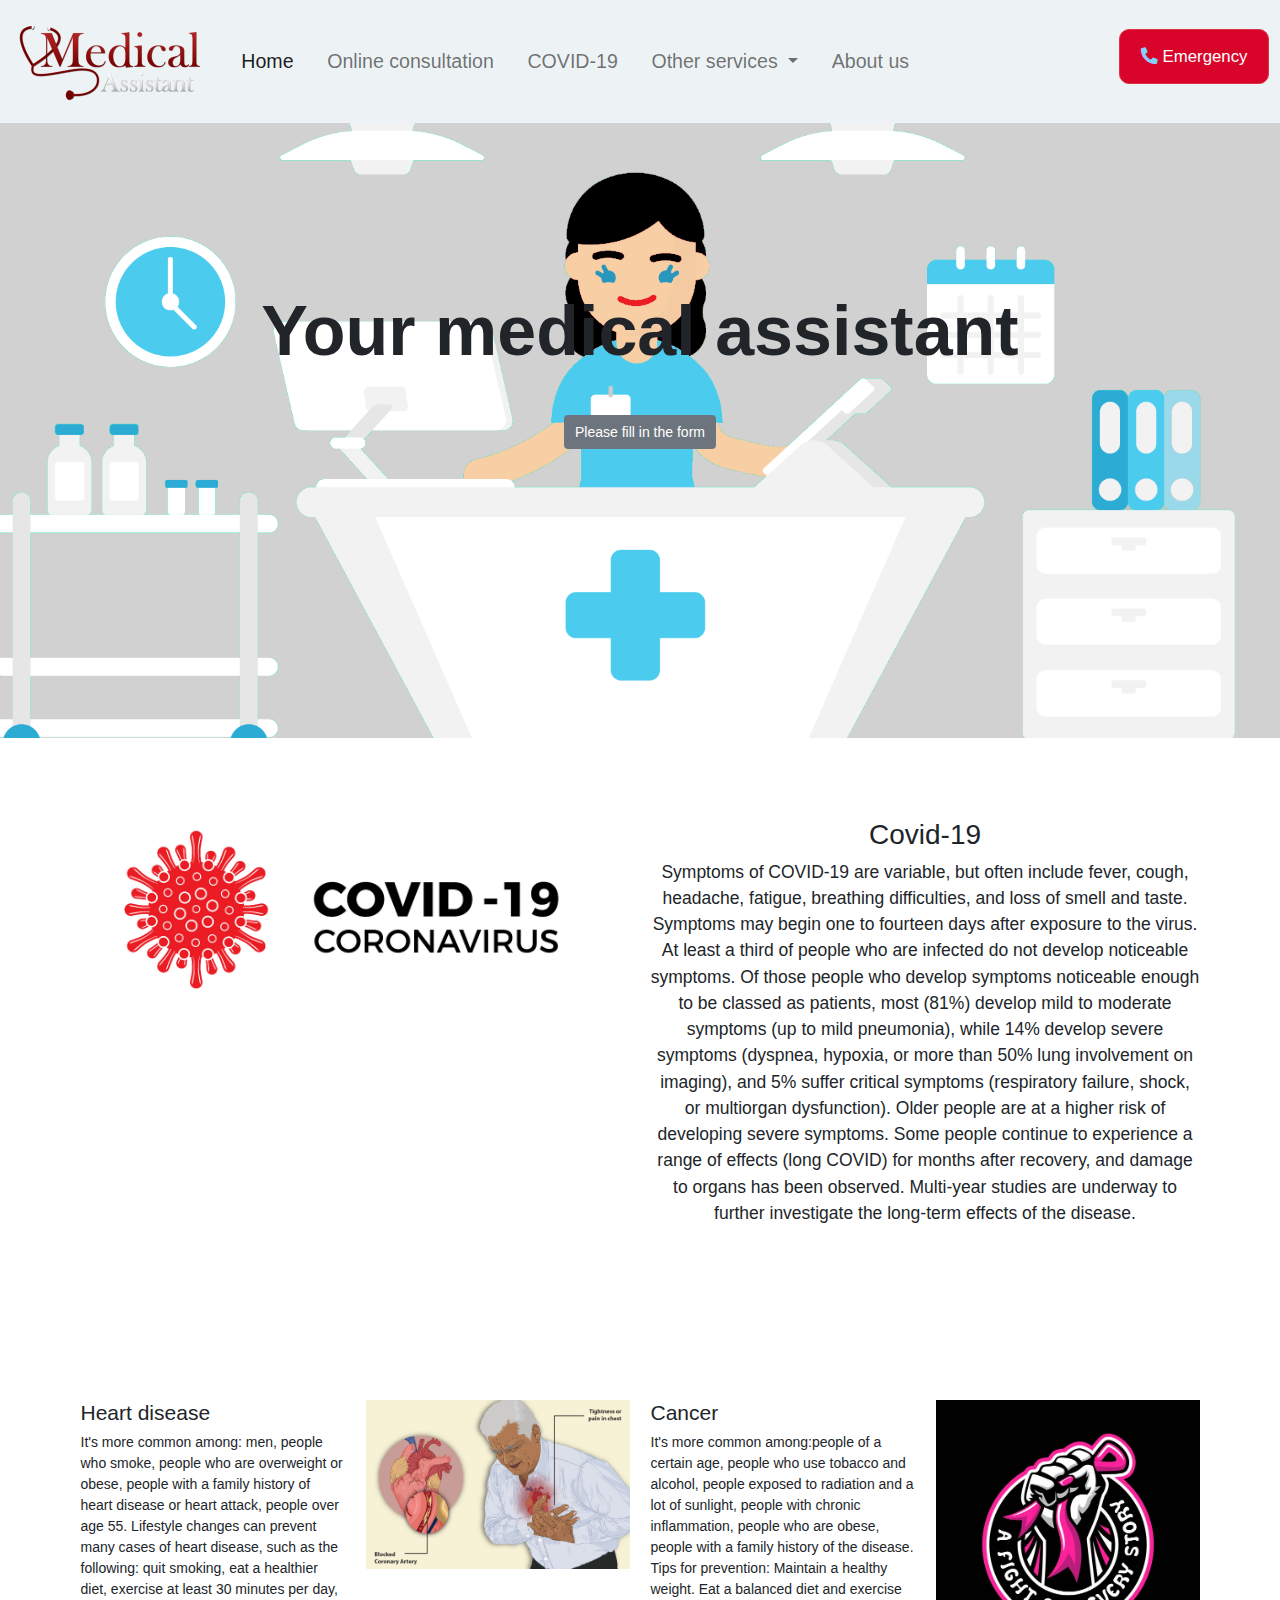
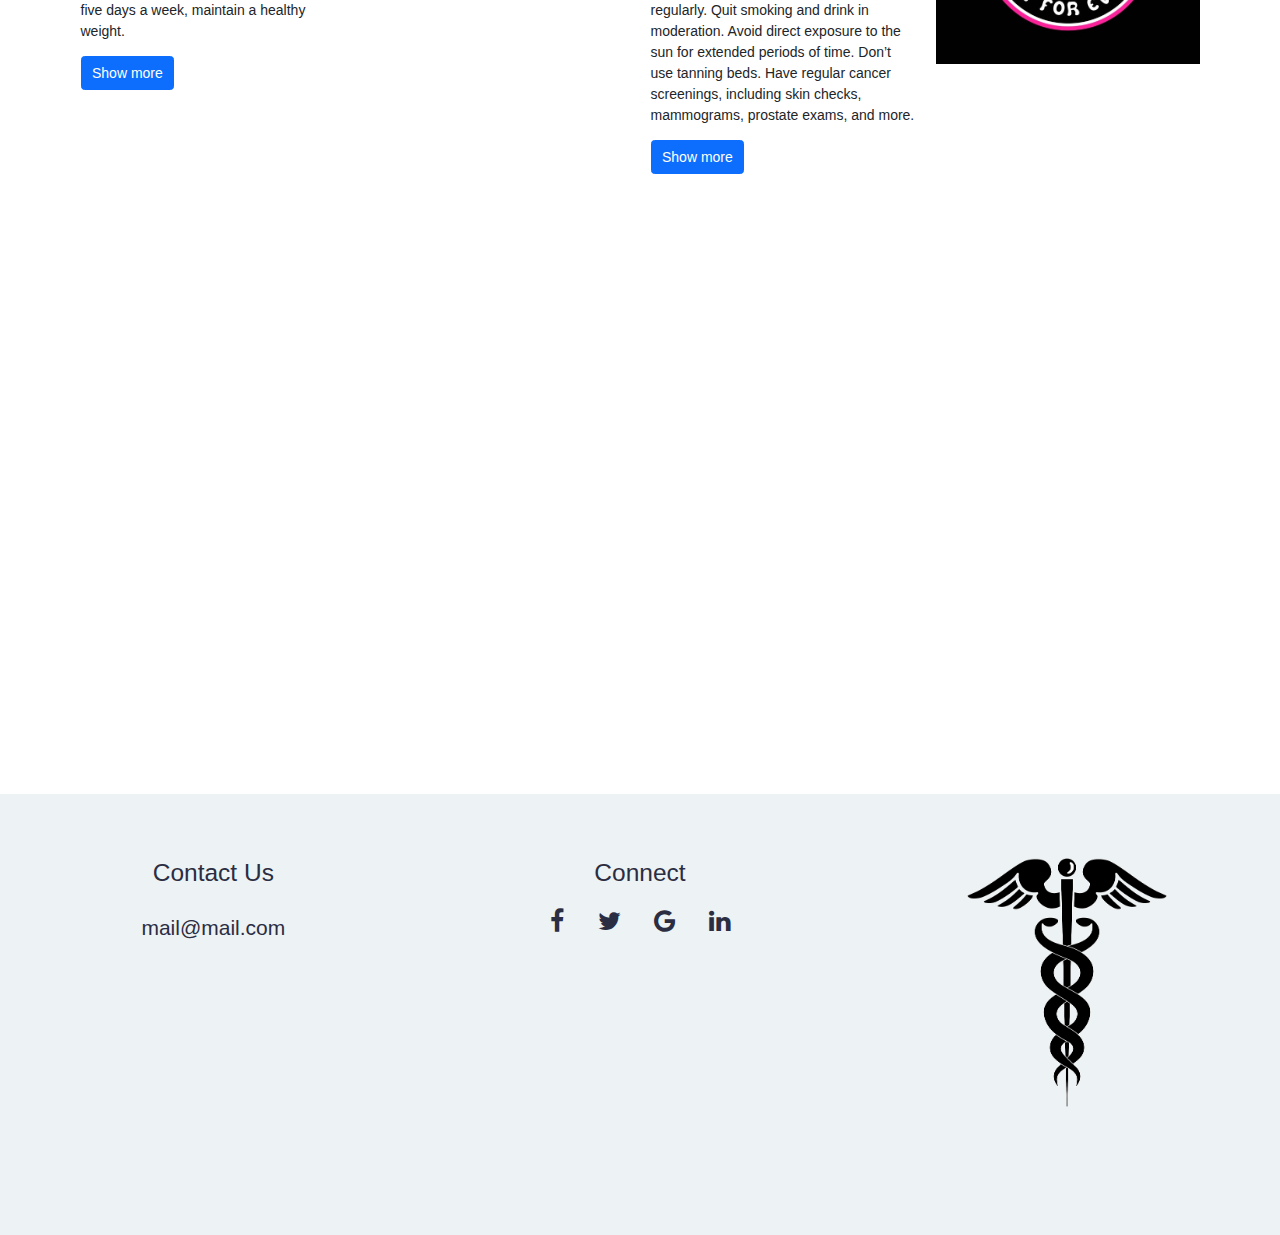
<file: index.html>
<!DOCTYPE html>
<html lang="en">

<head>
    <meta charset="UTF-8">
    <meta http-equiv="X-UA-Compatible" content="IE=edge">
    <meta name="viewport" content="width=device-width, initial-scale=1.0">
    <link rel="stylesheet" href="https://use.fontawesome.com/releases/v5.15.2/css/all.css">
    <title>Your medical assistant</title>
    <link href="https://cdn.jsdelivr.net/npm/bootstrap@5.1.3/dist/css/bootstrap.min.css" rel="stylesheet"
        integrity="sha384-1BmE4kWBq78iYhFldvKuhfTAU6auU8tT94WrHftjDbrCEXSU1oBoqyl2QvZ6jIW3" crossorigin="anonymous">
    <link rel="stylesheet" href="css/bootstrap.css">
    <link rel="stylesheet" href="https://cdnjs.cloudflare.com/ajax/libs/font-awesome/4.7.0/css/font-awesome.min.css">
    <link rel="stylesheet" href="styles.css" type="text/css">
    <script type="text/javascript" src="home.js"></script>
    <link rel="icon" type="image/png" href="./resources/logo-medical.ico">
  </head>

<body>
    <nav class="navbar navbar-expand-lg navbar-light" style="background-color: #edf2f4;">
        <div class="container-fluid">
          <a class="navbar-brand" href="./index.html" ><img src="/resources/logo-medical.png" height="100" alt="" loading="lazy"></a>
          <button class="navbar-toggler" type="button" data-bs-toggle="collapse" 
          data-bs-target="#navbarSupportedContent" aria-controls="navbarSupportedContent" aria-expanded="false" aria-label="Toggle navigation">
            <span></span>
            <span></span>
            <span></span>
          </button>
          <div class="collapse navbar-collapse justify-content-between" id="navbarSupportedContent">
            <ul class="navbar-nav me-auto mb-2 mb-lg-0">
              <li class="nav-item">
                <a class="nav-link active" aria-current="page" href="./index.html">Home</a>
              </li>
              <li class="nav-item">
                <a class="nav-link" href="./otherHTMLs/OnlineConsultation/consultation.html">Online consultation</a>
              </li>
              <li class="nav-item" >
                <a class="nav-link" href="./otherHTMLs/COVID-19/covid.html">COVID-19</a>
              </li>
              <li class="nav-item dropdown">
                <a class="nav-link dropdown-toggle" href="#" id="navbarDropdown" role="button" data-bs-toggle="dropdown" aria-expanded="false">
                  Other services
                </a>
                <ul class="dropdown-menu" aria-labelledby="navbarDropdown">
                  <li><a class="dropdown-item" href="./otherHTMLs/healthTIPS/tips.html">Health tips</a></li>
                  <li><a class="dropdown-item" href="./otherHTMLs/xRay/xray.html">X-ray</a></li>
                </ul>
              </li>
              <li class="nav-item">
                  <a class="nav-link" href="./otherHTMLs/AboutUs/about.html">About us</a>
              </li>
            </ul>
            <ul class="navbar-nav ms-auto">
                <button type="button" class="btn btn-danger btn-lg option option-emergency" style="border-radius: 10px;">
                  <a href="tel:112" class="emergency-number"><i class="fas fa-phone-alt"></i></a>  Emergency</button>
            </ul>
            </div>
        </div>
    </nav>

    <div id="home">
        <div class="landing-text">
            <h1>Your medical assistant</h1>
            <div class="container mt-5">
              <button type="button" class="btn btn-secondary" data-bs-toggle="modal" data-bs-target="#myModal">Please fill in the form</button>
              <div class="modal" id="myModal">
                  <div class="modal-dialog modal-dialog-centered">
                      <div class="modal-content">
                          <div class="modal-header">
                              <h5 class="modal-title">Tell us more about your pain</h5>
                              <button type="button" class="btn-close" data-bs-dismiss="modal"></button>
                          </div>
                          <div class="modal-body">
                              <form>
                                  <div class="mb-3">
                                      <label class="form-label required">Name</label>
                                      <input type="text" class="form-control">
                                  </div>
                                  <div class="mb-3">
                                      <label class="form-label required">Email</label>
                                      <input type="email" class="form-control">
                                  </div>
                                  <div class="mb-3">
                                      <label class="form-label required">Type your symptoms here</label>
                                      <textarea class="form-control"></textarea>
                                  </div>
                              </form>
                          </div>
                          <div class="modal-footer">
                              <button type="submit" class="btn btn-primary" data-bs-dismiss="modal">Submit</button>
                              <button type="submit" class="btn btn-danger" data-bs-dismiss="modal">Cancel</button>
                          </div>
                      </div>
                  </div>
              </div>
          </div>
        </div>
    </div>

    <div class="padding">
      <div class="container">
          <div class="row">
            <div class="col-sm-6">
                <img src="resources/covid.png">
            </div>
            <div class="col-sm-6 text-center">
              <h2>Covid-19</h2>
              <p class="lead">Symptoms of COVID-19 are variable, but often include fever, cough, headache, fatigue, breathing difficulties, and loss of smell and taste.
              Symptoms may begin one to fourteen days after exposure to the virus. At least a third of people who are infected do not develop noticeable symptoms. 
              Of those people who develop symptoms noticeable enough to be classed as patients, most (81%) develop mild to moderate symptoms (up to mild pneumonia), 
              while 14% develop severe symptoms (dyspnea, hypoxia, or more than 50% lung involvement on imaging), 
              and 5% suffer critical symptoms (respiratory failure, shock, or multiorgan dysfunction). Older people are at a higher risk of developing severe symptoms. 
              Some people continue to experience a range of effects (long COVID) for months after recovery, and damage to organs has been observed. 
              Multi-year studies are underway to further investigate the long-term effects of the disease.</p>
            </div>
          </div>
      </div>
    </div>

    <div class="padding">
      <div class="container">
        <div class="row">
            <div class="col-lg-3 col-md-3 col-sm-6 col-xs-12">
                <h4>Heart disease</h4>
                <p>It's more common among: men, people who smoke, people who are overweight or obese, people with a family history of heart disease or heart attack,
                  people over age 55. Lifestyle changes can prevent many cases of heart disease, such as the following: quit smoking, eat a healthier diet, exercise
                  at least 30 minutes per day, five days a week, maintain a healthy weight.
                </p>
                <button type="button" class="btn btn-primary" onclick="location.href='./otherHTMLs/heartDisease/heartDisease.html'">Show more</button>
            </div>
            <div class="col-lg-3 col-md-3 col-sm-6 col-xs-12">
                <img src="resources/heart.png" class="img-responsive">
            </div>
            <div class="col-lg-3 col-md-3 col-sm-6 col-xs-12">
              <h4>Cancer</h4>
              <p>It's more common among:people of a certain age, people who use tobacco and alcohol, people exposed to radiation and a lot of sunlight,
                people with chronic inflammation, people who are obese, people with a family history of the disease. Tips for prevention: Maintain a healthy weight. 
                Eat a balanced diet and exercise regularly. Quit smoking and drink in moderation. Avoid direct exposure to the sun for extended periods of time. Don’t use tanning beds.
                Have regular cancer screenings, including skin checks, mammograms, prostate exams, and more.
              </p>
              <button type="button" class="btn btn-primary" onclick="location.href='./otherHTMLs/cancer/cancer.html'">Show more</button>
            </div>
            <div class="col-lg-3 col-md-3 col-sm-6 col-xs-12">
              <img src="resources/cancer.png" class="img-responsive">
            </div>
        </div>
      </div>
    </div>

    <div id="fixed">
    </div>
    
    <button onclick="topFunction()" id="myBtn"s title="Go to top">&#11165;</button>

    <footer class="container-fluid text-center">
        <div class="row">
            <div class="col-sm-4">
                <h3>Contact Us</h3>
                <br>
                <h4>mail@mail.com</h4>
            </div>
            <div class="col-sm-4">
                <h3>Connect</h3>
                <a href="#" class="fa fa-facebook"></a>
                <a href="#" class="fa fa-twitter"></a>
                <a href="#" class="fa fa-google"></a>
                <a href="#" class="fa fa-linkedin"></a>
            </div>
            <div class="col-sm-4">
                <img src="/resources/logo_negru.png" class="icon">
            </div>
        </div>
    </footer>

    <script src="js/bootstrap.js"></script> 
    <!-- <script type="text/javascript" src="Scripts/jquery-2.1.1.min.js"></script>
    <script type="text/javascript" src="Scripts/bootstrap.min.js"></script> -->

</body>

</html>
</file>
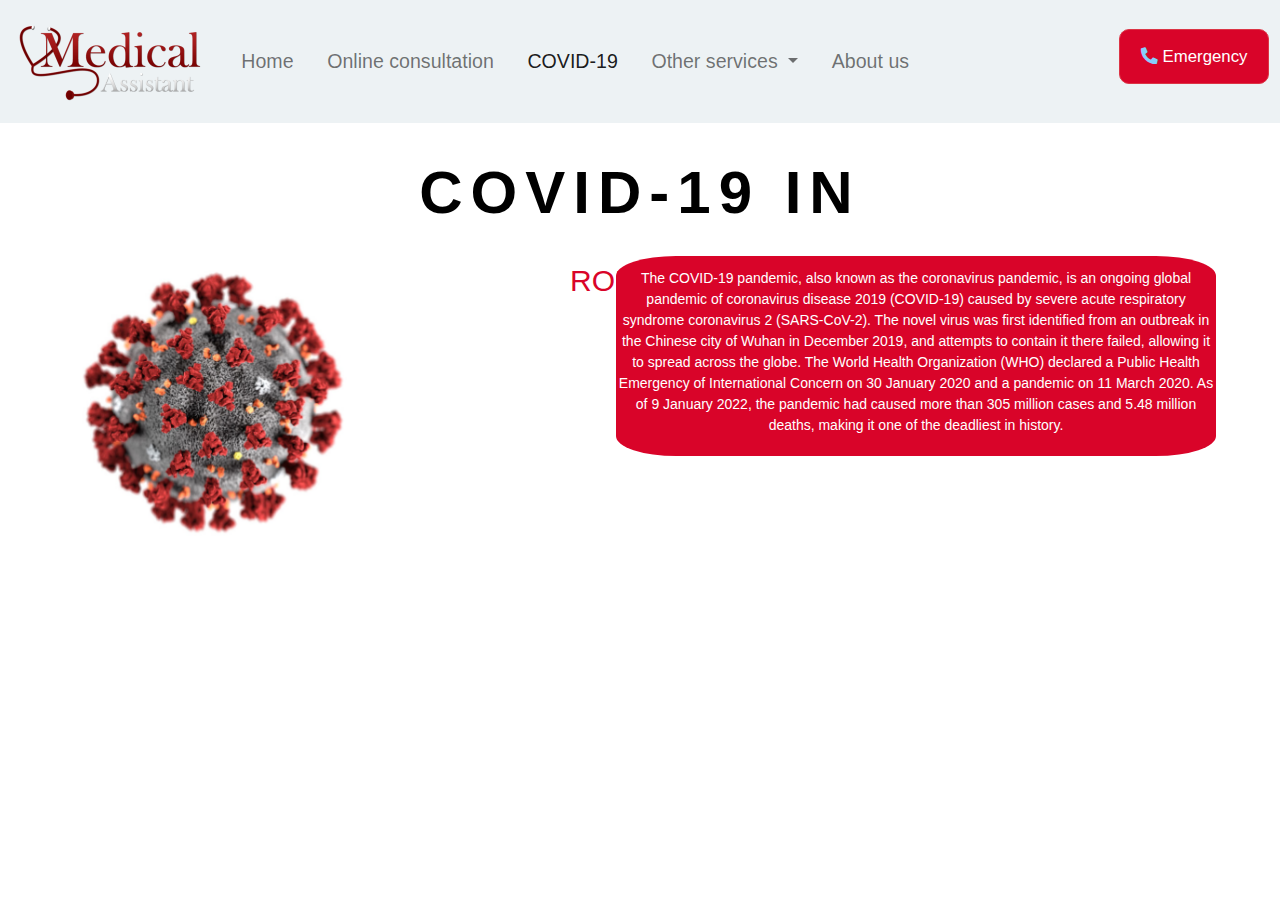
<file: otherHTMLs/COVID-19/covid.html>
<!DOCTYPE html>
<html lang="en">

<head>
  <meta charset="UTF-8">
  <meta http-equiv="X-UA-Compatible" content="IE=edge">
  <meta name="viewport" content="width=device-width, initial-scale=1.0">
  <link rel="stylesheet" href="covid.css" type="text/css">
  <link rel="stylesheet" href="https://use.fontawesome.com/releases/v5.15.2/css/all.css">
  <title>Covid-19</title>
  <link href="https://cdn.jsdelivr.net/npm/bootstrap@5.1.3/dist/css/bootstrap.min.css" rel="stylesheet"
      integrity="sha384-1BmE4kWBq78iYhFldvKuhfTAU6auU8tT94WrHftjDbrCEXSU1oBoqyl2QvZ6jIW3" crossorigin="anonymous">
  <link rel="stylesheet" href="../../css/bootstrap.css">
  <link rel="stylesheet" href="https://cdnjs.cloudflare.com/ajax/libs/font-awesome/4.7.0/css/font-awesome.min.css">
  <script src="../../js/bootstrap.min.js"></script>
  <script src="../../scripts/playSoundForOtherHTMLs.js"></script>
  <link rel="stylesheet" href="../../styles.css" type="text/css">
  <link rel="icon" type="image/png" href="../../resources/logo-medical.ico">
</head>

<body>
    <nav class="navbar navbar-expand-lg navbar-light" style="background-color: #edf2f4;">
        <div class="container-fluid">
          <a class="navbar-brand" href="/../index.html"><img src="../../resources/logo-medical.png" height="100" alt="" loading="lazy"></a>
          <button class="navbar-toggler" type="button" data-bs-toggle="collapse" 
          data-bs-target="#navbarSupportedContent" aria-controls="navbarSupportedContent" aria-expanded="false" aria-label="Toggle navigation">
            <span></span>
            <span></span>
            <span></span>
          </button>
          <div class="collapse navbar-collapse justify-content-between" id="navbarSupportedContent">
            <ul class="navbar-nav me-auto mb-2 mb-lg-0">
              <li class="nav-item">
                <a class="nav-link" href="../../index.html" aria-current="page" href="#">Home</a>
              </li>
              <li class="nav-item">
                <a class="nav-link" href="../OnlineConsultation/consultation.html">Online consultation</a>
              </li>
              <li class="nav-item">
                <a class="nav-link active" href="./covid.html">COVID-19</a>
              </li>
              <li class="nav-item dropdown">
                <a class="nav-link dropdown-toggle" href="#" id="navbarDropdown" role="button" data-bs-toggle="dropdown" aria-expanded="false">
                  Other services
                </a>
                <ul class="dropdown-menu" aria-labelledby="navbarDropdown">
                  <li><a class="dropdown-item" href="../healthTIPS/tips.html">Health tips</a></li>
                  <li><a class="dropdown-item" href="../xRay/xray.html">X-ray</a></li>
                </ul>
              </li>
              <li class="nav-item">
                  <a class="nav-link" href="../AboutUs/about.html">About us</a>
              </li>
            </ul>
            <ul class="navbar-nav ms-auto">
              <button type="button" class="btn btn-danger btn-lg option option-emergency" style="border-radius: 10px;">
                <a href="tel:112" class="emergency-number"><i class="fas fa-phone-alt"></i></a> Emergency</button>
            </ul>
            </div>
        </div>
    </nav>

    <div class="container">
      <span class="text1">Covid-19 in</span>
      <span class="text2">Romania</span>
    </div>

    <div class="flip-card">
      <div class="flip-card-inner">
        <div class="flip-card-front">
          <img src="../../resources/covidpic.jpg" style="width:300px;height:300px;">
        </div>
        <div class="flip-card-back">
          <h3>Centre vaccinare COVID-19 Bucuresti</h3><br/>
          <p>City Mall</p> 
          <p>Obregia</p>
          <p>Metalurgiei</p>
          <p>Obregia</p>
          <p>Mihai Eminescu</p>
        </div>
      </div>
    </div>

    <div class="info-covid">
      <p class="info-covid-par">The COVID-19 pandemic, also known as the coronavirus pandemic, is an ongoing global pandemic of coronavirus disease 2019 (COVID-19) caused by severe acute respiratory syndrome coronavirus 2 (SARS-CoV-2). The novel virus was first identified from an outbreak in the Chinese city of Wuhan in December 2019, and attempts to contain it there failed, allowing it to spread across the globe. The World Health Organization (WHO) declared a Public Health Emergency of International Concern on 30 January 2020 and a pandemic on 11 March 2020. As of 9 January 2022, the pandemic had caused more than 305 million cases and 5.48 million deaths, making it one of the deadliest in history.</p>
    </div>


    <script type="text/javascript" src="../../js/bootstrap.min.js"></script>
    <script src="../../js/bootstrap.js"></script>

</body>

</html>
</file>
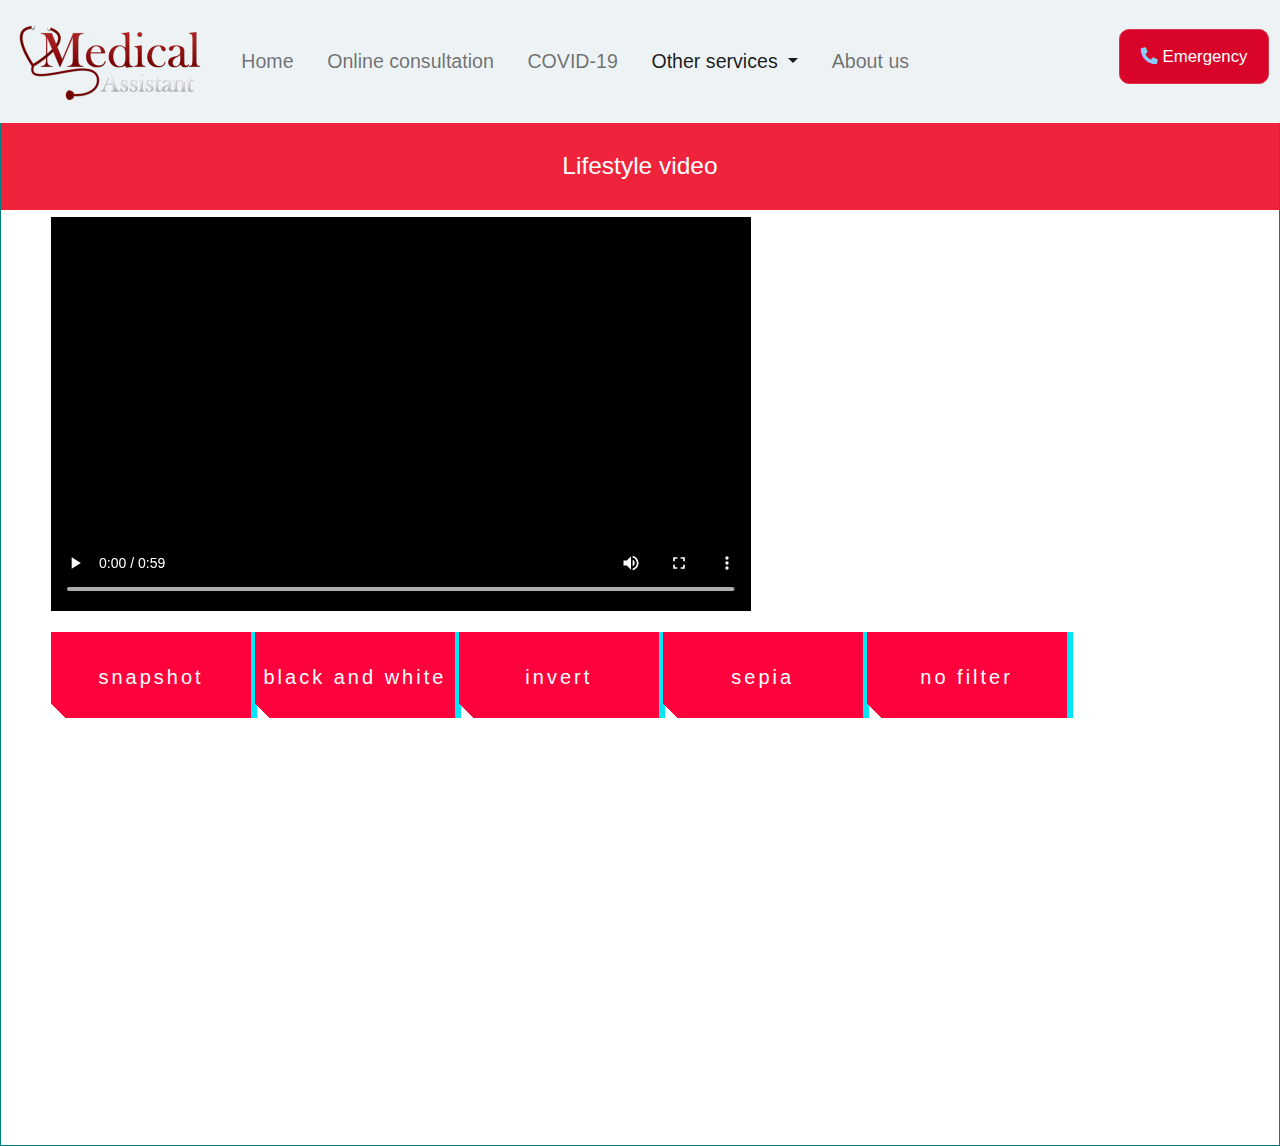
<file: otherHTMLs/healthTIPS/tips.html>
<!DOCTYPE html>
<html lang="en">

<head>
  <meta charset="UTF-8">
  <meta http-equiv="X-UA-Compatible" content="IE=edge">
  <meta name="viewport" content="width=device-width, initial-scale=1.0">
  <link rel="stylesheet" href="tips.css" type="text/css">
  <link rel="stylesheet" href="https://use.fontawesome.com/releases/v5.15.2/css/all.css">
  <title>Health tips</title>
  <link href="https://cdn.jsdelivr.net/npm/bootstrap@5.1.3/dist/css/bootstrap.min.css" rel="stylesheet"
    integrity="sha384-1BmE4kWBq78iYhFldvKuhfTAU6auU8tT94WrHftjDbrCEXSU1oBoqyl2QvZ6jIW3" crossorigin="anonymous">
  <link rel="stylesheet" href="../../css/bootstrap.css">
  <link rel="stylesheet" href="https://cdnjs.cloudflare.com/ajax/libs/font-awesome/4.7.0/css/font-awesome.min.css">
  <script src="../../scripts/playSoundForOtherHTMLs.js"></script>
  <script src="../../js/bootstrap.min.js"></script>
  <link rel="stylesheet" href="../../styles.css" type="text/css">
  <link rel="icon" type="image/png" href="../../resources/logo-medical.ico">
</head>

<body>
  <nav class="navbar navbar-expand-lg navbar-light" style="background-color: #edf2f4;">
    <div class="container-fluid">
      <a class="navbar-brand" href="/../index.html"><img src="../../resources/logo-medical.png" height="100" alt=""
          loading="lazy"></a>
      <button class="navbar-toggler" type="button" data-bs-toggle="collapse" data-bs-target="#navbarSupportedContent"
        aria-controls="navbarSupportedContent" aria-expanded="false" aria-label="Toggle navigation">
        <span></span>
        <span></span>
        <span></span>
      </button>
      <div class="collapse navbar-collapse justify-content-between" id="navbarSupportedContent">
        <ul class="navbar-nav me-auto mb-2 mb-lg-0">
          <li class="nav-item">
            <a class="nav-link" href="../../index.html" aria-current="page" href="#">Home</a>
          </li>
          <li class="nav-item">
            <a class="nav-link" href="../OnlineConsultation/consultation.html">Online consultation</a>
          </li>
          <li class="nav-item">
            <a class="nav-link" href="../COVID-19/covid.html">COVID-19</a>
          </li>
          <li class="nav-item dropdown">
            <a class="nav-link dropdown-toggle active" href="#" id="navbarDropdown" role="button"
              data-bs-toggle="dropdown" aria-expanded="false">
              Other services
            </a>
            <ul class="dropdown-menu" aria-labelledby="navbarDropdown">
              <li><a class="dropdown-item" href="./tips.html">Health tips</a></li>
              <li><a class="dropdown-item" href="../xRay/xray.html">X-ray</a></li>
            </ul>
          </li>
          <li class="nav-item">
            <a class="nav-link" href="../AboutUs/about.html">About us</a>
          </li>
        </ul>
        <ul class="navbar-nav ms-auto">
          <button type="button" class="btn btn-danger btn-lg option option-emergency" style="border-radius: 10px;">
            <a href="tel:112" class="emergency-number"><i class="fas fa-phone-alt"></i></a> Emergency</button>
        </ul>
      </div>
    </div>
  </nav>

  <div class="video-class">
    <h3>Lifestyle video</h3>
      <video src="../../resources/healthy_life_video.mp4" id="id-video" controls></video>
      <div class="butoane">
        <button class="button-49" id="snapshot" role="button" onclick="snapshot()">snapshot</button>
        <button class="button-49" id="black_and_white" role="button" onclick="black_and_white()">black and white</button>
        <button class="button-49" id="inverse" role="button" onclick="invert()">invert</button>
        <button class="button-49" id="sepia" role="button" onclick="sepia()">sepia</button>
        <button class="button-49" id="no_filter" role="button" onclick="no_filter()">no filter</button>
      </div>
      <canvas class="canvas-class">s</canvas>
  </div>



  <script type="text/javascript" src="../../js/bootstrap.min.js"></script>
  <script src="../../js/bootstrap.js"></script>
  <script src="tips.js"></script>

</body>

</html>
</file>
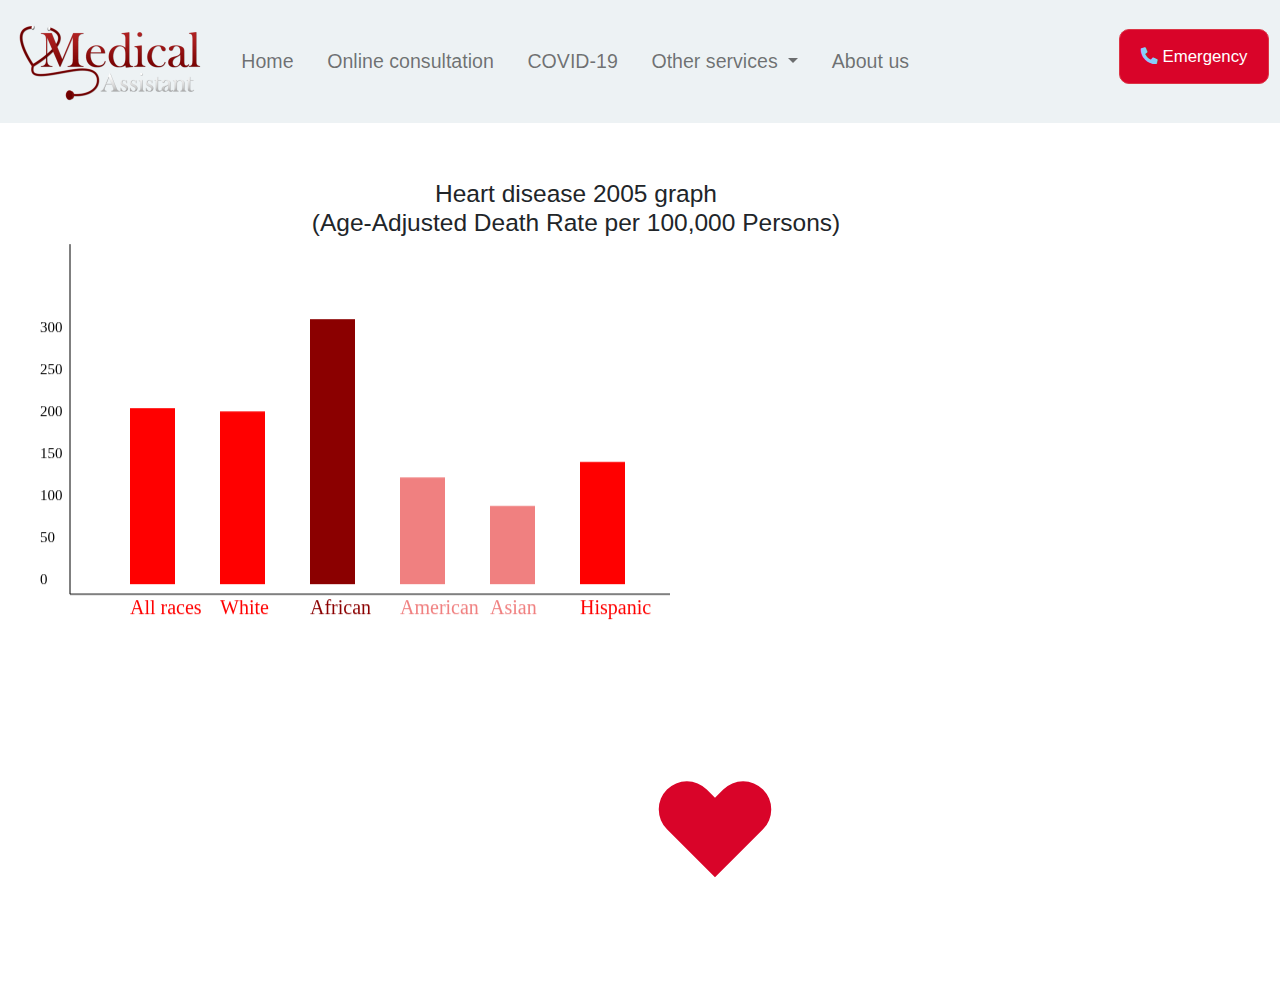
<file: otherHTMLs/heartDisease/heartDisease.html>
<!DOCTYPE html>
<html lang="en">

<head>
  <meta charset="UTF-8">
  <meta http-equiv="X-UA-Compatible" content="IE=edge">
  <meta name="viewport" content="width=device-width, initial-scale=1.0">
  <link rel="stylesheet" href="heartDisease.css" type="text/css">
  <link rel="stylesheet" href="https://use.fontawesome.com/releases/v5.15.2/css/all.css">
  <title>Heart Disease</title>
  <link href="https://cdn.jsdelivr.net/npm/bootstrap@5.1.3/dist/css/bootstrap.min.css" rel="stylesheet"
      integrity="sha384-1BmE4kWBq78iYhFldvKuhfTAU6auU8tT94WrHftjDbrCEXSU1oBoqyl2QvZ6jIW3" crossorigin="anonymous">
  <link rel="stylesheet" href="../../css/bootstrap.css">
  <link rel="stylesheet" href="https://cdnjs.cloudflare.com/ajax/libs/font-awesome/4.7.0/css/font-awesome.min.css">
  <script src="../../scripts/playSoundForOtherHTMLs.js"></script>
  <link rel="stylesheet" href="../../styles.css" type="text/css">
  <link rel="icon" type="image/png" href="../../resources/logo-medical.ico">
</head>

<body>
    <nav class="navbar navbar-expand-lg navbar-light" style="background-color: #edf2f4;">
        <div class="container-fluid">
          <a class="navbar-brand" href="/../index.html"><img src="../../resources/logo-medical.png" height="100" alt="" loading="lazy"></a>
          <button class="navbar-toggler" type="button" data-bs-toggle="collapse" 
          data-bs-target="#navbarSupportedContent" aria-controls="navbarSupportedContent" aria-expanded="false" aria-label="Toggle navigation">
            <span></span>
            <span></span>
            <span></span>
          </button>
          <div class="collapse navbar-collapse justify-content-between" id="navbarSupportedContent">
            <ul class="navbar-nav me-auto mb-2 mb-lg-0">
              <li class="nav-item">
                <a class="nav-link" href="../../index.html" aria-current="page" href="#">Home</a>
              </li>
              <li class="nav-item">
                <a class="nav-link" href="../OnlineConsultation/consultation.html">Online consultation</a>
              </li>
              <li class="nav-item">
                <a class="nav-link" href="../COVID-19/covid.html">COVID-19</a>
              </li>
              <li class="nav-item dropdown">
                <a class="nav-link dropdown-toggle" href="#" id="navbarDropdown" role="button" data-bs-toggle="dropdown" aria-expanded="false">
                  Other services
                </a>
                <ul class="dropdown-menu" aria-labelledby="navbarDropdown">
                  <li><a class="dropdown-item" href="../healthTIPS/tips.html">Health tips</a></li>
                  <li><a class="dropdown-item" href="../xRay/xray.html">X-ray</a></li>
                </ul>
              </li>
              <li class="nav-item">
                  <a class="nav-link" href="../AboutUs/about.html">About us</a>
              </li>
            </ul>
            <ul class="navbar-nav ms-auto">
              <button type="button" class="btn btn-danger btn-lg option option-emergency" style="border-radius: 10px;">
                <a href="tel:112" class="emergency-number"><i class="fas fa-phone-alt"></i></a>  Emergency</button>
            </ul>
            </div>
        </div>
    </nav>
    <div class="contentul">
      <div id="canvas-content">
        <h3 style="text-align: center; vertical-align: middle; margin-top: 5%;">Heart disease 2005 graph<br/>(Age-Adjusted Death Rate per 100,000 Persons)</h3>
        <canvas id="canvas"></canvas> 
      </div>
    </div>


    <div id="container-inima">
      <div id="inima">
        <svg xmlns="http://www.w3.org/2000/svg" id="heart" viewBox="0 0 24 24">
          <path d="M4.318 6.318a4.5 4.5 0 000 6.364L12 20.364l7.682-7.682a4.5 4.5 0 00-6.364-6.364L12 7.636l-1.318-1.318a4.5 4.5 0 00-6.364 0z" />
        </svg>
      </div> 
    </div>

    <script src="../../js/bootstrap.js"></script> 
    <script type="text/javascript" src="../../scripts/heartDisease/heartDisease.js"></script> 

</body>

</html>
</file>
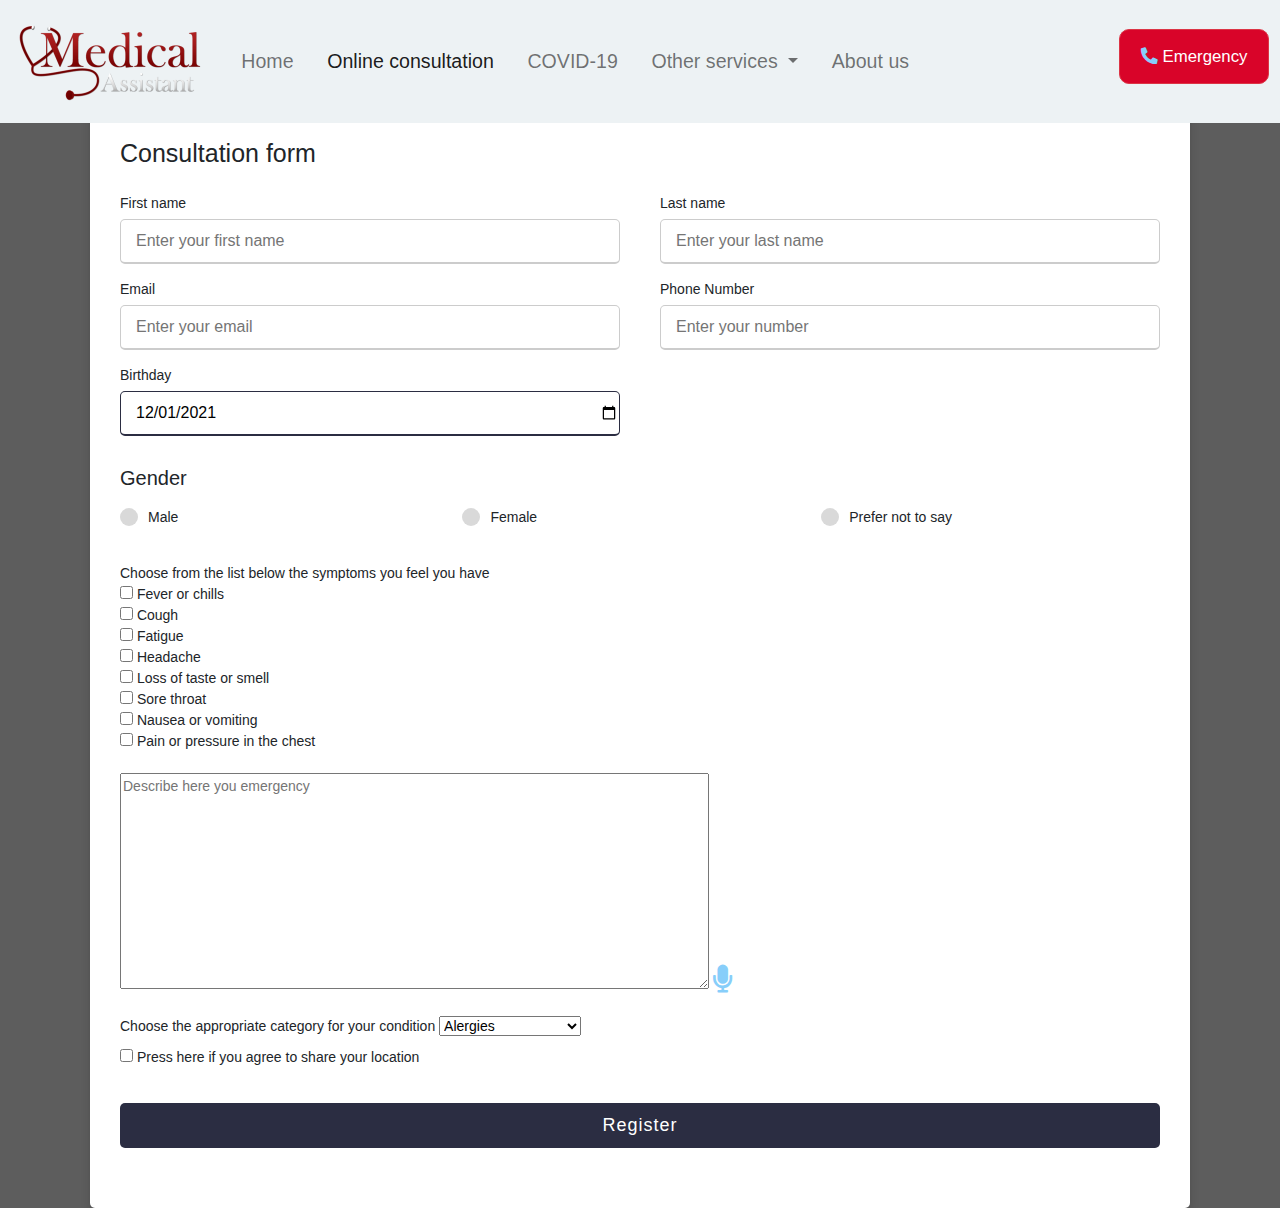
<file: otherHTMLs/OnlineConsultation/consultation.html>
<!DOCTYPE html>
<html lang="en">

<head>
  <meta charset="UTF-8">
  <meta http-equiv="X-UA-Compatible" content="IE=edge">
  <meta name="viewport" content="width=device-width, initial-scale=1.0">
  <link rel="stylesheet" href="https://use.fontawesome.com/releases/v5.15.2/css/all.css">
  <title>Consultation</title>
  <link rel="stylesheet" href="https://cdnjs.cloudflare.com/ajax/libs/font-awesome/4.7.0/css/font-awesome.min.css">
  <script src="../../js/bootstrap.min.js"></script>
  <script src="../../scripts/playSoundForOtherHTMLs.js"></script>
  <link rel="stylesheet" type="text/css" href="../../css/bootstrap.css">
  <link rel="stylesheet" href="../../styles.css" type="text/css">
  <link rel="stylesheet" href="consultation.css" type="text/css">
  <link rel="stylesheet" href="https://cdn.jsdelivr.net/npm/bootstrap-icons@1.7.0/font/bootstrap-icons.css">
  <link rel="icon" type="image/png" href="../../resources/logo-medical.ico">
</head>

<body>
  <!--NavBar-->
  <nav class="navbar navbar-expand-lg navbar-light" style="background-color: #edf2f4;">
    <div class="container-fluid">
      <a class="navbar-brand" href="/../index.html"><img src="../../resources/logo-medical.png" height="100" alt=""
          loading="lazy"></a>
      <button class="navbar-toggler" type="button" data-bs-toggle="collapse" data-bs-target="#navbarSupportedContent"
        aria-controls="navbarSupportedContent" aria-expanded="false" aria-label="Toggle navigation">
        <span></span>
        <span></span>
        <span></span>
      </button>
      <div class="collapse navbar-collapse justify-content-between" id="navbarSupportedContent">
        <ul class="navbar-nav me-auto mb-2 mb-lg-0">
          <li class="nav-item">
            <a class="nav-link" href="../../index.html" aria-current="page" href="#">Home</a>
          </li>
          <li class="nav-item">
            <a class="nav-link active" href="./consultation.html">Online consultation</a>
          </li>
          <li class="nav-item">
            <a class="nav-link" href="../COVID-19/covid.html">COVID-19</a>
          </li>
          <li class="nav-item dropdown">
            <a class="nav-link dropdown-toggle" href="#" id="navbarDropdown" role="button" data-bs-toggle="dropdown"
              aria-expanded="false">
              Other services
            </a>
            <ul class="dropdown-menu" aria-labelledby="navbarDropdown">
              <li><a class="dropdown-item" href="../healthTIPS/tips.html">Health tips</a></li>
              <li><a class="dropdown-item" href="../xRay/xray.html">X-ray</a></li>
            </ul>
          </li>
          <li class="nav-item">
            <a class="nav-link" href="../AboutUs/about.html">About us</a>
          </li>
        </ul>
        <ul class="navbar-nav ms-auto">
          <button type="button" class="btn btn-danger btn-lg option option-emergency" style="border-radius: 10px;">
            <a href="tel:112" class="emergency-number"><i class="fas fa-phone-alt"></i></a> Emergency</button>
        </ul>
      </div>
    </div>
  </nav>
  <div class="container">
    <div class="content">
      <div class="title">Consultation form</div>
      <form action="#">
        <div class="user-details">
          <div class="input-box">
            <span class="details">First name</span>
            <input type="text" id="firstName" placeholder="Enter your first name" required>
          </div>
          <div class="input-box">
            <span class="details">Last name</span>
            <input type="text" id="lastName" placeholder="Enter your last name" required>
          </div>
          <div class="input-box">
            <span class="details">Email</span>
            <input type="email" id="email" placeholder="Enter your email" required>
          </div>
          <div class="input-box">
            <span class="details">Phone Number</span>
            <input type="tel" id="phoneNumber" title="Phone number should start with 0 and have 10 digits"
              placeholder="Enter your number" name="telef" pattern="0[0-9]{3}[0-9]{3}[0-9]{3}" required>
          </div>
          <div class="input-box">
            <span class="details">Birthday</span>
            <input class="user-profile" type="date" id="birthday" name="trip-start" value="2021-12-01" min="1915-01-01"
              max="2021-12-1" required>
          </div>
        </div>
        <div class="gender-details">
          <input type="radio" name="gender" id="dot-1">
          <input type="radio" name="gender" id="dot-2">
          <input type="radio" name="gender" id="dot-3">
          <span class="gender-title">Gender</span>
          <div class="category">
            <label for="dot-1">
              <span class="dot one" id="male"></span>
              <span class="gender">Male</span>
            </label>
            <label for="dot-2">
              <span class="dot two" id="female"></span>
              <span class="gender">Female</span>
            </label>
            <label for="dot-3">
              <span class="dot three" id="other"></span>
              <span class="gender">Prefer not to say</span>
            </label>
          </div>
        </div>
        <div class="symptoms-radio">
          <br>
          <span class="details">Choose from the list below the symptoms you feel you
            have</span>
          <div class="radio-button-item">
            <input type="checkbox" id="feverID" name="fever" value="fever">
            <label for="coughSym">Fever or chills</label><br>
          </div>

          <div class="radio-button-item">
            <input type="checkbox" id="coughID" name="cough" value="cough">
            <label for="feverSym">Cough</label><br>
          </div>

          <div class="radio-button-item">
            <input type="checkbox" id="fatigueID" name="fatigue" value="fatigue">
            <label for="headacheSym">Fatigue</label>
          </div>

          <div class="radio-button-item">
            <input type="checkbox" id="headacheID" name="headache" value="headache">
            <label for="backPainSym">Headache</label>
          </div>

          <div class="radio-button-item">
            <input type="checkbox" id="tasteID" name="taste" value="taste">
            <label for="otherSym">Loss of taste or smell</label>
          </div>

          <div class="radio-button-item">
            <input type="checkbox" id="throatID" name="throat" value="throat">
            <label for="otherSym">Sore throat</label>
          </div>

          <div class="radio-button-item">
            <input type="checkbox" id="nauseaID" name="nausea" value="nausea">
            <label for="otherSym">Nausea or vomiting</label>
          </div>

          <div class="radio-button-item">
            <input type="checkbox" id="chestID" name="chest" value="chest">
            <label for="otherSym">Pain or pressure in the chest</label>
          </div>
        </div>
        <div class="symptoms-textarea">
          <br>
          <textarea name="symptoms-description" id="symptoms-description" cols="70" rows="10"
            placeholder="Describe here you emergency"></textarea>

          <a href="#" id="speech-recognition"><i class="fas fa-microphone fa-2x"></i></a>

        </div>
        <!--         <div class="symptoms-speech-recog">
          <button class="btn btn-success btn-lg"><i id="speech-recognition" class="bi bi-mic"></i>
            <span id="listen">Press to talk</span></button>
        </div> -->
        <br>

        <div class="condition-opts">
          <label class="label-principle" for="condition-category">Choose the appropriate category for your
            condition
          </label>
          <select name="condition-category" id="condition-category">
            <option value="alergies">Alergies</option>
            <option value="infectious-diseases">Infectious diseases</option>
            <option value="heart">Heart</option>
            <option value="eyes">Eyes</option>
            <option value="nervous-system">Nervous system</option>
            <option value="dermatology">Dermatology</option>
            <option value="corona">Covid-19</option>
            <option value="diabetes">Diabetes</option>
            <option value="endocrinology">Endocrinology</option>
            <option value="orthopedics">Orthopedics</option>
            <option value="psychology">Psychology</option>
          </select>
        </div>
        <div id="geolocation" style="margin-top: 1%;">
          <input type="checkbox" class="dot one" id="show" onclick="getLocation()"> Press here if you agree to share your location</span>
          <p id="position"></p>
        </div>
        
        <script>
          var x = document.getElementById("position");

          function getLocation() {
            if (navigator.geolocation) {
              navigator.geolocation.getCurrentPosition(showPosition);
            } else { 
              x.innerHTML = "Geolocation is not supported by this browser.";
            }
          }

          function showPosition(position) {
            if (x.innerHTML === "") {
              x.innerHTML = "Latitude: " + position.coords.latitude + 
              "<br>Longitude: " + position.coords.longitude;
            }
            else {
              x.innerHTML = "";
            }
          }
        </script>
        <div class="button">
          <input type="submit" value="Register">
        </div>
      </form>
    </div>
  </div>
  </div>
  </div>
  
  <script src="./consultation.js"></script>
  <script src="speech.js"></script>
  
  <script type="text/javascript" src="../../js/bootstrap.min.js"></script>
  <script src="../../js/bootstrap.js"></script>

</body>

</html>
</file>
<file: styles.css>
html, body{
    font-family: 'Segoe UI', Tahoma, Verdana, sans-serif;
    font-size: 14px;
    line-height: 1.5;
    box-sizing: border-box;
    margin: 0;
    overflow-x:visible;
    top:0;
    left:0;
    height:100%;
    width:100%;
}

a {
    text-decoration: none;
    color: #2b2d42;
    font-weight:500;
}
a:hover {
    color: #d90429;
}
ul {
    list-style-type:none;
}

.navbar {
    background: white;
    width: 100%;
    min-height: 12vh;
    z-index: 9999;  
    position: fixed;
    display: inline-block;
}

.navbar .navbar-brand a {
    padding: 1rem 0;
    display: block;
    text-decoration: none;
}
.navbar-brand {
    font-family: Arial, Helvetica, sans-serif;
    font-size: 3;
}
.navbar-brand:hover {
    opacity: 60%;
}
/* .navbar-toggler {
    background: #2b2d42;
    border: none;
    padding: 10px 6px;
    outline: none;
} */
.navbar-toggler span {
    display: block;
    width: 22px;
    height: 2px;
    border: 1px;
    background: #2b2d42;
}
.navbar-toggler span + span {
    margin-top: 4px;
    width: 18px;
    margin-left: 4px;
}
.navbar-toggler span + span +span {
    width: 10px;
    margin-left: 10px;
}
.navbar-expand-lg .navbar-nav .nav-link {
    padding: 2rem 1.2rem;
    font-size: 1.4rem;
}
.navbar-expand-lg .navbar-nav .nav-link:hover {
    border-top: 4px solid #d90429;
}
.navbar-expand-lg .navbar-nav .nav-link:active {
    border-top: 4px solid #d90429;
    color: #d90429;
}
.navbar-nav button {
    padding: 1.2 rem 0;
}
.navbar-nav .btn {
    background-color: #d90429;
    color:white;
    border-radius: 0;
    padding: 1rem 1.5rem;
    font-size: 1.2rem;
    margin-top: -10px;
}
.navbar-nav .btn:hover {
    background-color: #2b2d42; 
}

.navbar-collapse {
    background: #edf2f4;
    border-radius: 0px 0px 10px 10px;
}

#home {
    background: url(resources/photoAssistant.png) no-repeat center center fixed;
    display: table;
    height: 82%;
    position: relative;
    width: 100%;
    background-size: cover;
}
.landing-text {
    display: table-cell;
    text-align: center;
    vertical-align: middle;
}
.landing-text h1 {
    font-size: 500%;
    font-weight: 700;
}
.padding {
    padding: 80px 0;

}
.padding img {
    width: 100%;
}
#fixed {
    background: url(/resources/photoAssistant.png) no-repeat center center fixed;
    display: table;
    height: 60%;
    position: relative;
    width: 100%;
    background-size: cover;
}
footer {
    width: 100%;
    background-color: #edf2f4;
    padding: 5% 5% 10% 5%;
    color:#2b2d42;
}
.fa {
    padding: 15px;
    font-size: 25px;
}

.fa:hover {
    color:#d90429;
    text-decoration: none;
}
.icon {
    max-width: 200px;
}


@media (max-width: 768px){
    .landing-text h1{
        font-size: 300%;
    }
    .fa {
        font-size: 20px;
        padding: 10px;
    }
    .icon {
        padding-top: 5%;
        max-width: 100px;
    }
}

.modal-header {
    background: #1eb2f7;
    color: #fff;
}

.required:after {
    content: "*";
    color: red;
}

.fas {
    color: lightskyblue;
    border-radius: 10px;
}

#myBtn {
    display: none; 
    position: fixed; 
    bottom: 20px; 
    right: 30px; 
    z-index: 99; 
    border: none; 
    outline: none; 
    background-color: rgb(145, 145, 145); 
    color: black; 
    cursor: pointer; 
    padding: 15px; 
    border-radius: 10px;
    font-size: 20px; 
  }
  
#myBtn:hover {
    background-color: #555;   
}

.content {
    padding-top: 170px;
}
</file>
<file: otherHTMLs/COVID-19/covid.css>
body{
    background: #000;
  }
  .container{
    text-align: center;
    position: absolute;
    top: 25%;
    left: 50%;
    transform: translate(-50%,-50%);
    width: 100%;
  }
  .container span{
    text-transform: uppercase;
    display: block;
  }
  .text1{
    color: black;
    font-size: 60px;
    font-weight: 700;
    letter-spacing: 8px;
    margin-bottom: 20px;
    background: white;
    position: relative;
    animation: text 3s 1;
  }
  .text2{
    font-size: 30px;
    color: #d90429;
  }
  
  @keyframes text {
    0%{
      color: black;
      margin-bottom: -40px;
    }
    30%{
      letter-spacing: 25px;
      margin-bottom: -40px;
    }
    85%{
      letter-spacing: 8px;
      margin-bottom: -40px;
    }
  }

  .flip-card {
    margin-left: 5%;
    position: absolute;
    margin-top: 20%;
    background-color: transparent;
    width: 300px;
    height: 300px;
    perspective: 1000px;
  }
  
  .flip-card-inner {
    position: relative;
    width: 100%;
    height: 100%;
    text-align: center;
    transition: transform 0.6s;
    transform-style: preserve-3d;
  }
  
  .flip-card:hover .flip-card-inner {
    transform: rotateY(180deg);
  }
  
  .flip-card-front, .flip-card-back {
    position: absolute;
    width: 100%;
    height: 100%;
    -webkit-backface-visibility: hidden;
    backface-visibility: hidden;
  }
  
  .flip-card-front {
    background-color: #bbb;
    color: black;
  }
  
  .flip-card-back {
    padding-left: 5%;
    padding-right: 5%;
    padding-top: 10%;
    background-color: #d90429;
    color: white;
    border-color: #d90429 solid 1px;
    border-radius: 5%;
    transform: rotateY(180deg);
  }

  .info-covid {
    height: 200px;
    width: 600px;
    margin-right: 5%;
    float: right;
    position: relative;
    margin-top: 20%;
    background-color: #d90429;
    color: white;
    border-color: #d90429 solid 1px;
    border-radius: 10%;
    text-align: center;
  }

  .info-covid:hover {
    transform: rotateY(360deg);
    transition: transform 2s;
    background-color: rgb(80, 77, 77);
  }
  
  .info-covid-par {
    padding-top: 2%;
  }
</file>
<file: otherHTMLs/healthTIPS/tips.css>
.video-class {
    margin: 5%;
    border: 1px solid teal;
    padding-top:120px;
    margin: 0;
}

h3 {
    background-color: #ef233c;
    color: white;
    font-size: 16px;
    padding-top:30px;
    padding-bottom: 30px;
    text-align: center;
    display: block;
}
#id-video {
    padding-left: 50px;
}
.butoane{
    padding-left: 50px
}

.button-49,
.button-49:after {
  width: 150px;
  height: 76px;
  line-height: 78px;
  font-size: 20px;
  font-family: 'Bebas Neue', sans-serif;
  background: linear-gradient(45deg, transparent 5%, #FF013C 5%);
  border: 0;
  color: #fff;
  letter-spacing: 3px;
  box-shadow: 6px 0px 0px #00E6F6;
  outline: transparent;
  position: relative;
  user-select: none;
  -webkit-user-select: none;
  touch-action: manipulation;
}

.button-49:after {
  --slice-0: inset(50% 50% 50% 50%);
  --slice-1: inset(80% -6px 0 0);
  --slice-2: inset(50% -6px 30% 0);
  --slice-3: inset(10% -6px 85% 0);
  --slice-4: inset(40% -6px 43% 0);
  --slice-5: inset(80% -6px 5% 0);
  
  content: 'MEDICAL';
  display: block;
  position: absolute;
  top: 0;
  left: 0;
  right: 0;
  bottom: 0;
  background: linear-gradient(45deg, transparent 3%, #00E6F6 3%, #00E6F6 5%, #FF013C 5%);
  text-shadow: -3px -3px 0px #F8F005, 3px 3px 0px #00E6F6;
  clip-path: var(--slice-0);
}

.button-49:hover:after {
  animation: 1s glitch;
  animation-timing-function: steps(2, end);
}

@keyframes glitch {
  0% {
    clip-path: var(--slice-1);
    transform: translate(-20px, -10px);
  }
  10% {
    clip-path: var(--slice-3);
    transform: translate(10px, 10px);
  }
  20% {
    clip-path: var(--slice-1);
    transform: translate(-10px, 10px);
  }
  30% {
    clip-path: var(--slice-3);
    transform: translate(0px, 5px);
  }
  40% {
    clip-path: var(--slice-2);
    transform: translate(-5px, 0px);
  }
  50% {
    clip-path: var(--slice-3);
    transform: translate(5px, 0px);
  }
  60% {
    clip-path: var(--slice-4);
    transform: translate(5px, 10px);
  }
  70% {
    clip-path: var(--slice-2);
    transform: translate(-10px, 10px);
  }
  80% {
    clip-path: var(--slice-5);
    transform: translate(20px, -10px);
  }
  90% {
    clip-path: var(--slice-1);
    transform: translate(-10px, 0px);
  }
  100% {
    clip-path: var(--slice-1);
    transform: translate(0);
  }
}

@media (min-width: 770px) {
  .button-49,
  .button-49:after {
    width: 200px;
    height: 86px;
    line-height: 88px;
  }
  .butoane{
      padding-left: 50px;
      padding-top: 15px;
    }
    .canvas-class{
        padding-left: 50px;
        padding-top:15px;
        padding-bottom: 15px;
    }
    #id-video{
        width:800px;
    }
    
    .canvas-class{
        width: 750px;
        height: 421px;
    }
    #id-video{
        width: 750px;
        padding-left: 50px;
    }
}

/*tablet */

@media (max-width:768px){
    #id-video{
        width: 750px;
        padding-left: 30px;
    }
    .button-49,
    .button-49:after {
      width: 250px;
      height: 100px;
      line-height: 86px;
    }
    .butoane{
        padding-top: 10px;
    }
    .canvas-class{
        width:750px;
        height:405px;
        padding-left: 30px;
        padding-bottom: 10px;
        padding-top: 10px;
    }
}

/*mobile */
@media (max-width: 650px){
    #id-video{
        width: 360px;
        padding-left: 10px;
    }
    .video-class{
        width: fit-content;
    }
    .button-49,
    .button-49:after {
      width: 150px;
      height: 86px;
      line-height: 88px;
    }
    .butoane{
        padding-left: 10px;
    }
    .canvas-class{
        width:360px;
        height:190px;
        padding-left: 10px;
    }
}
</file>
<file: otherHTMLs/heartDisease/heartDisease.css>
#canvas{
    z-index: 10000;
}

.heartDiseaseCanvas {
    z-index: 9999;
}

.legend-list {
    display: flex;
    flex-direction: row;
    margin-top: 30px;
}

.options {
    padding-top: 7%;
}

#canvas-content {
  padding-top: 200px;
    margin-top: 10%;
    margin-right: 10%;

    transition-timing-function: ease-out; 
    transition: 1s; 
    transform: translateY(-53.5%);
}
@media(max-width: 778px){
  #canvas-content {
    max-width: 60%;
    padding-top: 400px;
    padding-left:100px;
 }
 #container-inima{
  bottom: -30%;
  margin-left:40%;
 }

}

@media (max-width: 650px){
  #canvas{
    width:300px;
    height: 200px;
  }
  #container-inima{
    margin-left:30%;
  }
  #inima{
    display: flex;
    
  }
  #canvas-content{
    padding-left: 10px;
    padding-top: 230px;
  }

}

/* heart stuff */
@import url('https://fonts.googleapis.com/css2?family=Poppins&display=swap');

:root {
  --grey: #CCC;
  --magenta: #d90429; 
}

p > span {
    color: var(--magenta);
  }
  
  #container {
    height: 80vh;
    display: flex; 
    margin-left: 47%;
  }
  
  #heart {
    width: 150px;  
    stroke: var(--magenta);
    fill: var(--magenta);
    stroke-dasharray: 54;
    stroke-dashoffset: 54; 
    animation: 0.8s linear beat infinite;
  }
  
  @keyframes beat {
    0% {
      transform: scale(1, 1);
    }
  
    50% {
      transform: scale(0.9, 0.9);
    }
  
    100% {
      transform: scale(1, 1);
    }
  
  }

  #inima {
    position:absolute;                 
    bottom:0;  
  }
  .contentul {
    padding-top: 170px;
  }

  #container-inima{
    margin-left:50%;
  }
  #canvas{
    padding-left:40px;
  }
</file>
<file: otherHTMLs/OnlineConsultation/consultation.css>
body, html{
    font-family: 'Segoe UI', Tahoma, Verdana, sans-serif;
    font-size: 14px;
    line-height: 1.5;
    box-sizing: border-box;
    margin: 0;
    overflow-x:visible;
    top:0;
    left:0;
    height:100%;
    width:100%;
    background: #5d5d5d;
}

a {
    text-decoration: none;
    color: #2b2d42;
    font-weight:500;
}
a:hover {
    color: #d90429;
}
ul {
    list-style-type:none;
}

/* body{
    height: 100vh;
    display: flex;
    justify-content: center;
    padding: 10px;
  } */

  .container{
    max-width: 1100px;
    width: 100%;
    background-color: #fff;
    padding: 25px 30px;
    border-radius: 5px;
    box-shadow: 0 5px 10px rgba(0,0,0,0.15);
  }
  .container .title{
    font-size: 25px;
    font-weight: 500;
    position: relative;
  }
  .container .title::before{
    content: "";
    position: absolute;
    left: 0;
    bottom: 0;
    height: 3px;
    width: 30px;
    border-radius: 5px;
  }
  .content form .user-details{
    display: flex;
    flex-wrap: wrap;
    justify-content: space-between;
    margin: 20px 0 12px 0;
  }
  form .user-details .input-box{
    margin-bottom: 15px;
    width: calc(100% / 2 - 20px);
  }
  form .input-box span.details{
    display: block;
    font-weight: 500;
    margin-bottom: 5px;
  }
  .user-details .input-box input{
    height: 45px;
    width: 100%;
    outline: none;
    font-size: 16px;
    border-radius: 5px;
    padding-left: 15px;
    border: 1px solid #ccc;
    border-bottom-width: 2px;
    transition: all 0.3s ease;
  }
  .user-details .input-box input:focus,
  .user-details .input-box input:valid{
    border-color: #2b2d42;
  }
   form .gender-details .gender-title{
    font-size: 20px;
    font-weight: 500;
   }
   form .category{
     display: flex;
     width: 80%;
     margin: 14px 0 ;
     justify-content: space-between;
   }
   form .category label{
     display: flex;
     align-items: center;
     cursor: pointer;
   }
   form .category label .dot{
    height: 18px;
    width: 18px;
    border-radius: 50%;
    margin-right: 10px;
    background: #d9d9d9;
    border: 5px solid transparent;
    transition: all 0.3s ease;
  }
   #dot-1:checked ~ .category label .one,
   #dot-2:checked ~ .category label .two,
   #dot-3:checked ~ .category label .three{
     background: #2b2d42;
     border-color: #d9d9d9;
   }
   form input[type="radio"]{
     display: none;
   }
   form .button{
     height: 45px;
     margin: 35px 0
   }
   form .button input{
     height: 100%;
     width: 100%;
     border-radius: 5px;
     border: none;
     color: #fff;
     font-size: 18px;
     font-weight: 500;
     letter-spacing: 1px;
     cursor: pointer;
     transition: all 0.3s ease;
     background: #2b2d42;
   }
   form .button input:hover{
    /* transform: scale(0.99); */
    background: #ccc;
    }
   @media(max-width: 584px){
   .container{
    max-width: 100%;
  }
  form .user-details .input-box{
      margin-bottom: 15px;
      width: 100%;
    }
    form .category{
      width: 100%;
    }
    .content form .user-details{
      max-height: 300px;
      overflow-y: scroll;
    }
    .user-details::-webkit-scrollbar{
      width: 5px;
    }
    }
    @media(max-width: 459px){
    .container .content .category{
      flex-direction: column;
    }
    #symptoms-description {
      max-width:300px;
    }
  }

  .content {
    padding-top: 110px;
  }
</file>
